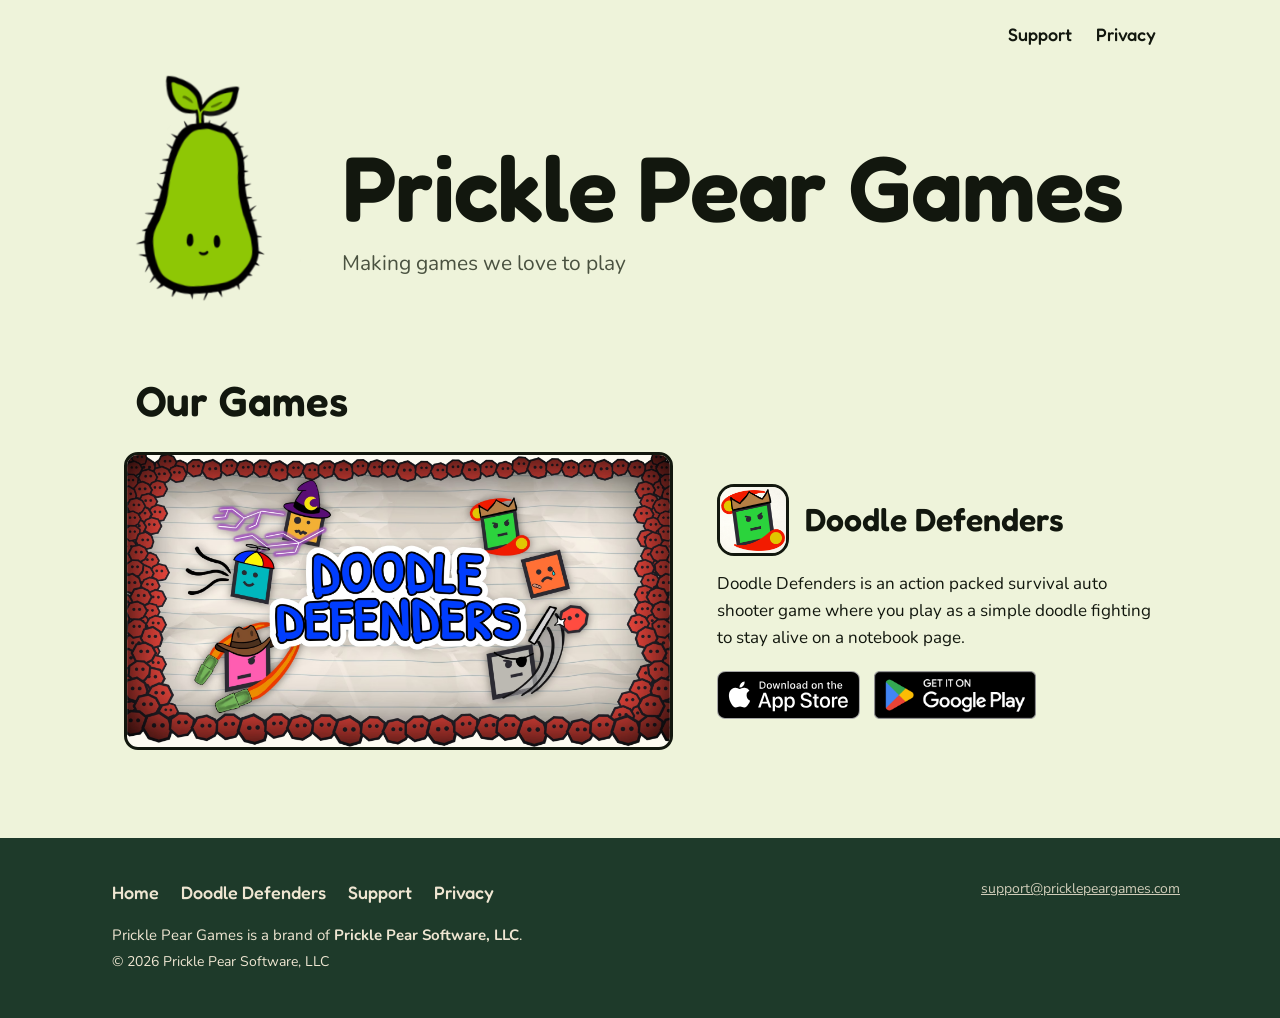
<file: index.html>
<!DOCTYPE html>
<html lang="en">
<head>
<meta charset="utf-8">
<meta name="viewport" content="width=device-width, initial-scale=1">
<title>Prickle Pear Games</title>
<meta name="description" content="Prickle Pear Games — making games we love to play. A brand of Prickle Pear Software, LLC. Maker of Doodle Defenders.">
<link rel="canonical" href="https://pricklepeargames.com/">
<link rel="icon" type="image/png" href="assets/favicon-pear.png">
<link rel="apple-touch-icon" href="assets/apple-touch-icon.png">
<meta property="og:type" content="website">
<meta property="og:site_name" content="Prickle Pear Games">
<meta property="og:title" content="Prickle Pear Games">
<meta property="og:description" content="Making games we love to play. Maker of Doodle Defenders.">
<meta property="og:url" content="https://pricklepeargames.com/">
<meta property="og:image" content="https://pricklepeargames.com/assets/og-image.jpg?v=3">
<meta property="og:image:width" content="1200">
<meta property="og:image:height" content="630">
<meta property="og:image:alt" content="Doodle Defenders">
<meta name="twitter:card" content="summary_large_image">
<link rel="preconnect" href="https://fonts.googleapis.com">
<link rel="preconnect" href="https://fonts.gstatic.com" crossorigin>
<!-- The home page is the studio's, so it wears the studio look (studio.css)
     instead of the game's notebook theme (site.css). The game pages never load
     studio.css. Fredoka stands in for hand lettering of the name and headings. -->
<link href="https://fonts.googleapis.com/css2?family=Fredoka:wght@500;600&family=Nunito:wght@400;700&display=swap" rel="stylesheet">
<link rel="stylesheet" href="assets/studio.css?v=1">
</head>
<body>

<header>
  <nav class="pp-nav" aria-label="Site">
    <a href="/support">Support</a>
    <a href="/privacy">Privacy</a>
  </nav>
</header>

<main class="pp-page">
  <section class="pp-intro">
    <img class="pp-intro__mark" src="assets/logo-pear.png" alt="" width="358" height="498">
    <div class="pp-intro__words">
      <h1>Prickle Pear Games</h1>
      <p class="pp-intro__tag">Making games we love to play</p>
    </div>
  </section>

  <h2 class="pp-games-title">Our Games</h2>

  <!-- One .pp-game per game: its own key art, then plain text.
       The art and the name both link to the game's page; the art link is
       skipped by keyboard and screen readers so it isn't announced twice. -->
  <article class="pp-game">
    <a class="pp-game__art" href="/doodle-defender" tabindex="-1" aria-hidden="true">
      <picture>
        <source srcset="assets/banner.avif?v=3" type="image/avif">
        <img src="assets/banner.png?v=3" alt="" width="1934" height="1040">
      </picture>
    </a>
    <div class="pp-game__body">
      <div class="pp-game__head">
        <img class="pp-game__icon" src="assets/icon-512.png" alt="" width="512" height="512">
        <h3><a href="/doodle-defender">Doodle Defenders</a></h3>
      </div>
      <p>Doodle Defenders is an action packed survival auto shooter game where you play as a simple doodle fighting to stay alive on a notebook page.</p>
      <!-- Official badges, unmodified. The Play link is tagged campaign=home so
           Play Console can tell these taps from the game page's (game-page). -->
      <div class="pp-stores">
        <a href="https://apps.apple.com/us/app/doodle-defenders/id6794894322"><img src="assets/badge-app-store.svg" alt="Download on the App Store" width="120" height="40"></a>
        <a href="https://play.google.com/store/apps/details?id=com.pricklepeargames.doodledefender&amp;referrer=utm_source%3Dpricklepeargames.com%26utm_medium%3Dweb%26utm_campaign%3Dhome"><img src="assets/badge-google-play.png" alt="Get it on Google Play" width="478" height="142"></a>
      </div>
    </div>
  </article>

  <!-- Future games drop in here as another `.pp-game`. -->
</main>

<footer class="pp-footer">
  <div class="pp-footer__in">
    <div>
      <nav aria-label="Footer">
        <a href="/">Home</a>
        <a href="/doodle-defender">Doodle Defenders</a>
        <a href="/support">Support</a>
        <a href="/privacy">Privacy</a>
      </nav>
      <p class="pp-footer__brand">Prickle Pear Games is a brand of <strong>Prickle Pear Software,&nbsp;LLC</strong>.</p>
      <p>© 2026 Prickle Pear Software, LLC</p>
    </div>
    <p class="pp-footer__contact"><a href="mailto:support@pricklepeargames.com">support@pricklepeargames.com</a></p>
  </div>
</footer>

<!-- Cloudflare Web Analytics --><script type='module' src='https://static.cloudflareinsights.com/beacon.min.js' data-cf-beacon='{"token": "43e2d921810e40e3a6710be1513429cd"}'></script><!-- End Cloudflare Web Analytics -->
</body>
</html>
</file>
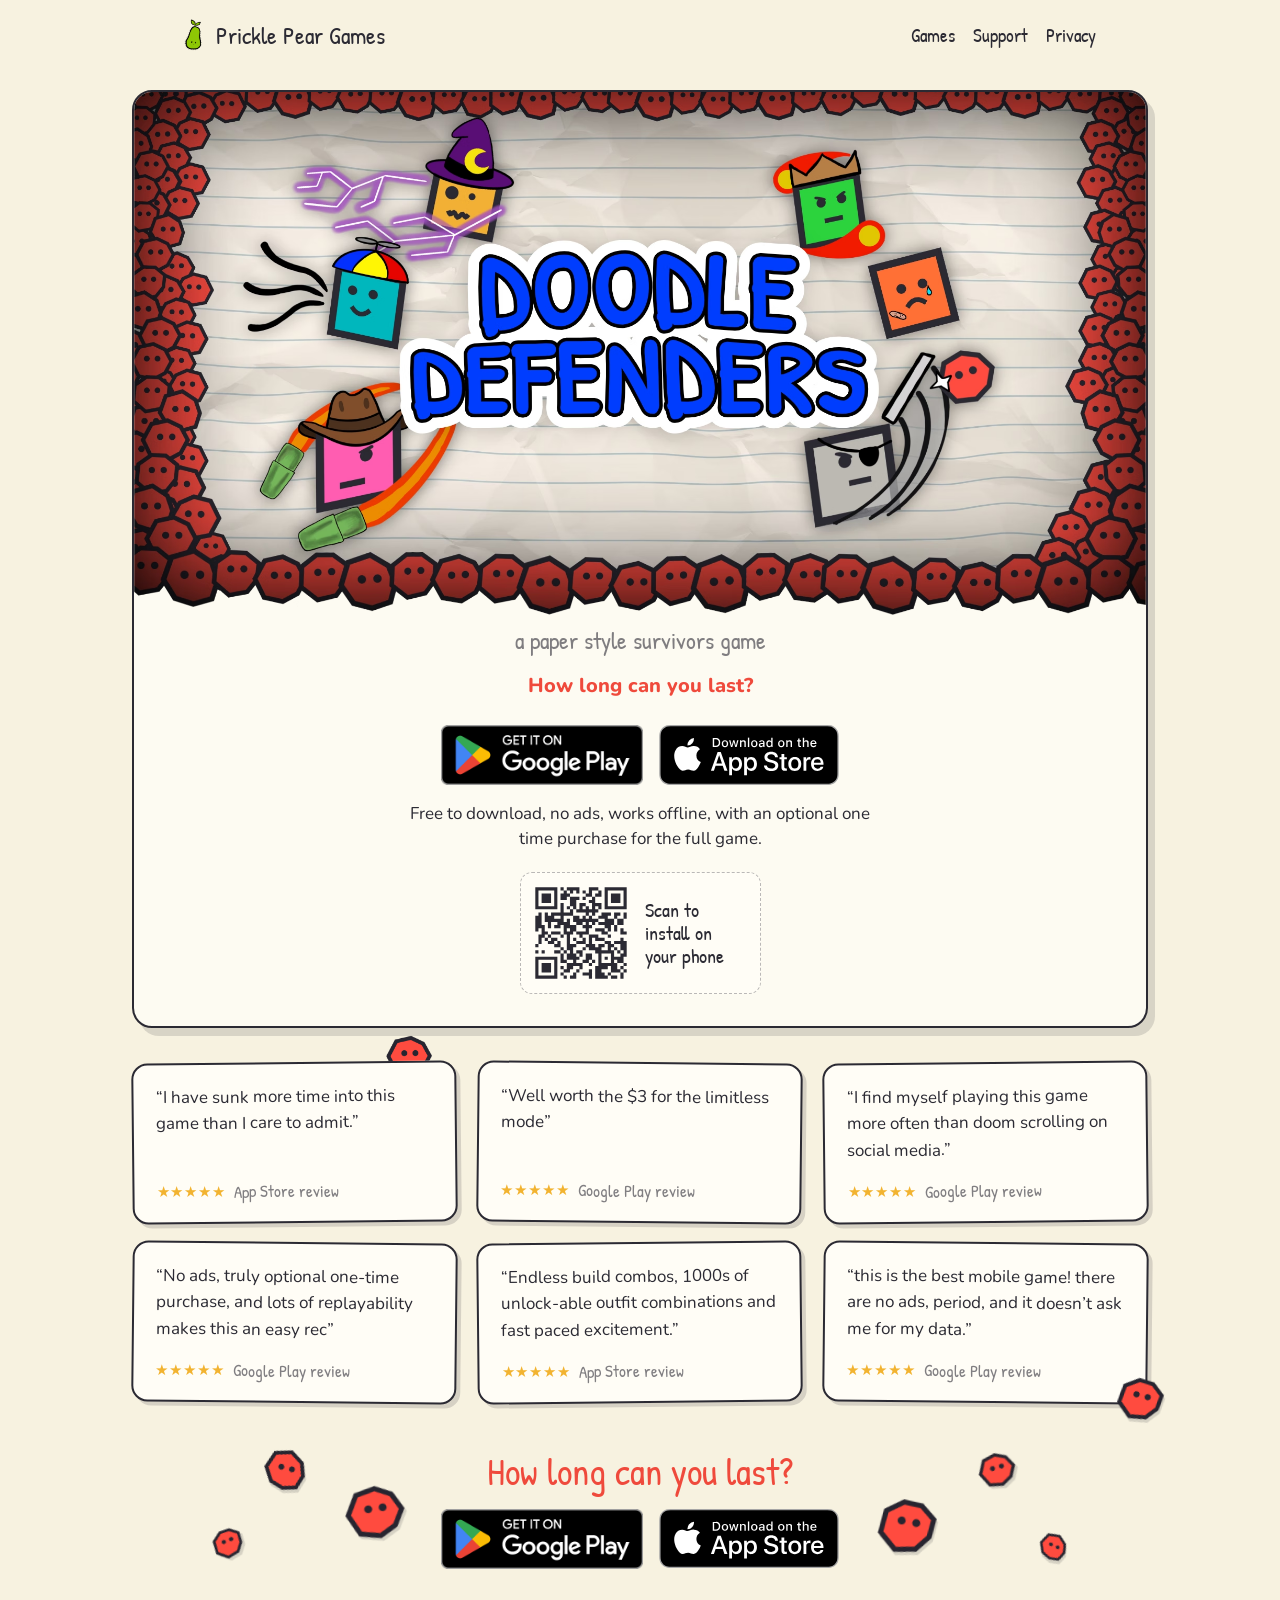
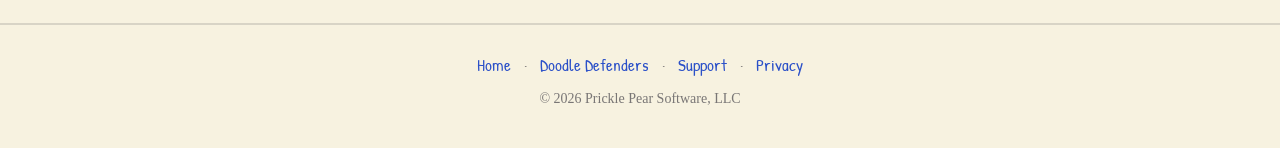
<file: doodle-defender.html>
<!DOCTYPE html>
<html lang="en">
<head>
<meta charset="utf-8">
<meta name="viewport" content="width=device-width, initial-scale=1">
<title>Doodle Defenders — Prickle Pear Games</title>
<meta name="description" content="Doodle Defenders is an action packed survival auto shooter — stay alive on a notebook page as a simple doodle. Free to try, $2.99 full game. No ads.">
<link rel="canonical" href="https://pricklepeargames.com/doodle-defender">
<!-- iOS Smart App Banner: Safari draws a native strip above the page with the
     icon, the store rating and a Get button that opens the App Store directly.
     Safari only; in-app browsers (Instagram, X, Reddit) don't show it. -->
<meta name="apple-itunes-app" content="app-id=6794894322">
<link rel="icon" type="image/png" href="assets/favicon-pear.png">
<link rel="apple-touch-icon" href="assets/apple-touch-icon.png">
<meta property="og:type" content="website">
<meta property="og:site_name" content="Prickle Pear Games">
<meta property="og:title" content="Doodle Defenders">
<meta property="og:description" content="An action packed survival auto shooter where you play as a simple doodle fighting to stay alive on a notebook page. Free to try, $2.99 for the full game.">
<meta property="og:url" content="https://pricklepeargames.com/doodle-defender">
<meta property="og:image" content="https://pricklepeargames.com/assets/og-image.jpg?v=3">
<meta property="og:image:width" content="1200">
<meta property="og:image:height" content="630">
<meta property="og:image:alt" content="Doodle Defenders">
<meta name="twitter:card" content="summary_large_image">
<!-- Platform flag for the store buttons (see .stores in site.css). Runs before
     first paint so the visitor's own store never flashes in as the second
     badge. Desktop, unknown UA or JS off: the attribute stays unset and both
     official badges sit side by side. iPadOS reports itself as a Mac, hence
     the touch-points check; Android goes first so a touch device that still
     reports a Mac platform (emulators, dev tools) can't trip that check. -->
<script>
(function () {
  var ua = navigator.userAgent, p = '';
  if (/Android/.test(ua)) p = 'android';
  else if (/iPhone|iPad|iPod/.test(ua) || (navigator.platform === 'MacIntel' && navigator.maxTouchPoints > 1)) p = 'ios';
  if (p) document.documentElement.setAttribute('data-platform', p);
})();
</script>
<link rel="preconnect" href="https://fonts.googleapis.com">
<link rel="preconnect" href="https://fonts.gstatic.com" crossorigin>
<link href="https://fonts.googleapis.com/css2?family=Patrick+Hand&family=Nunito:wght@400;600;700;800;900&display=swap" rel="stylesheet">
<link rel="stylesheet" href="assets/site.css?v=9">
<link rel="stylesheet" href="assets/doodle-defender.css?v=7">
</head>
<body>

<header>
  <nav class="nav">
    <a class="nav__brand" href="/"><img src="assets/logo-pear.png" alt="">Prickle Pear Games</a>
    <div class="nav__links">
      <a href="/">Games</a>
      <a href="/support">Support</a>
      <a href="/privacy">Privacy</a>
    </div>
  </nav>
</header>

<main class="dd-main">
<div class="dd-wrap">

  <!-- ================= HERO — the hand-drawn banner ================= -->
  <section class="dd-hero" aria-labelledby="dd-title">
    <h1 class="dd-hero__banner" id="dd-title">
      <picture>
        <source srcset="assets/banner.avif?v=3" type="image/avif">
        <img src="assets/banner.png?v=3" alt="Doodle Defenders" width="1934" height="1040">
      </picture>
    </h1>

    <div class="dd-hero__inner">
      <p class="dd-hero__tag">a paper style survivors game</p>

      <p class="dd-hero__hook"><span class="danger">How long can you last?</span></p>

      <!-- STORE BADGES — both stores are live, each using that store's own
           official badge artwork, unmodified:
             Google Play → assets/badge-google-play.png (Partner Marketing Hub)
             App Store   → assets/badge-app-store.svg   (Apple black lockup, US/UK)
           Never recolour, crop or rebuild either. They are sized by height in
           site.css so the two sit level despite differing aspect ratios.

           On a phone, site.css promotes the visitor's own store to one big
           badge and folds the other down to its .btn-badge__alt text link.

           Attribution, with no script on the site:
             Google Play — the `referrer` UTM shows in Play Console under
               Store performance → Tracked channels (UTM), as source
               pricklepeargames.com / campaign game-page.
             App Store   — needs a campaign link, which App Store Connect
               generates (Analytics → Acquisition → Campaigns) in the form
               https://apps.apple.com/app/apple-store/id6794894322?pt=<TOKEN>&ct=game-page&mt=8
               Paste it over both App Store hrefs on this page once you have
               your provider token; the plain link works fine until then. -->
      <div class="stores">
        <a class="btn-badge" data-store="play" href="https://play.google.com/store/apps/details?id=com.pricklepeargames.doodledefender&amp;referrer=utm_source%3Dpricklepeargames.com%26utm_medium%3Dweb%26utm_campaign%3Dgame-page">
          <img src="assets/badge-google-play.png" alt="Get it on Google Play" width="478" height="142">
          <!-- COPY (yours to edit): shown instead of the badge on iPhones -->
          <span class="btn-badge__alt">Also on Google Play</span>
        </a>
        <a class="btn-badge" data-store="ios" href="https://apps.apple.com/us/app/doodle-defenders/id6794894322">
          <img src="assets/badge-app-store.svg" alt="Download on the App Store" width="120" height="40">
          <!-- COPY (yours to edit): shown instead of the badge on Android -->
          <span class="btn-badge__alt">Also on the App Store</span>
        </a>
      </div>

      <!-- COPY (yours to edit): the "what's the catch" answer, sitting right
           under the button. It replaced the No ads / Free to try / Offline
           pills, so it has to carry all three points. Placeholder is lifted
           from your Google Play listing so it's in your voice. -->
      <p class="dd-offer">Free to download, no ads, works offline, with an optional one time purchase for the full game.</p>

      <!-- Desktop only (CSS hides it on touch devices): a desktop visitor can't
           install from here, so hand them the phone link. /get sends a phone
           straight to its own store and tags the Play link campaign=qr, so
           Play Console can tell scans from page taps. -->
      <div class="dd-qr">
        <img src="assets/qr-get.svg" alt="QR code for pricklepeargames.com/get" width="104" height="104">
        <!-- COPY (yours to edit) -->
        <span class="dd-qr__cap">Scan to install on your phone</span>
      </div>
    </div>
  </section>

  <!-- ================= REVIEWS — straight from the store listings ==========
       Every quote is a verbatim excerpt of a player review, one per reviewer,
       all 5-star (hence the stars). Sources, so they're easy to re-check:
         App Store   — 19 Aug 2026 (sunk more time), 17 Aug (build combos)
         Google Play — 12 Aug (doom scrolling), 26 Aug (easy rec),
                       13 Aug ($3), 13 Aug (best mobile game)
       Kept to short lines so six fit a 2-up grid on a phone, and ordered so
       each phone row pairs quotes of similar length (the short $3 one sits
       beside the opener) and the two that mention no ads aren't side by side.
       Swap in better ones as they land. No rating count yet: 5.0 from 3 and
       5 ratings reads weaker than the quotes do. Add a star line once it's
       past ~25. -->
  <section class="dd-reviews" aria-label="Player reviews">
    <figure class="dd-review">
      <span class="dd-peek" aria-hidden="true"><img src="assets/enemy-1.png" alt="" width="160" height="142"></span>
      <blockquote><p>“I have sunk more time into this game than I care to admit.”</p></blockquote>
      <figcaption><span class="dd-review__stars" role="img" aria-label="Five stars">★★★★★</span><span>App Store review</span></figcaption>
    </figure>
    <figure class="dd-review">
      <blockquote><p>“Well worth the $3 for the limitless mode”</p></blockquote>
      <figcaption><span class="dd-review__stars" role="img" aria-label="Five stars">★★★★★</span><span>Google Play review</span></figcaption>
    </figure>
    <figure class="dd-review">
      <blockquote><p>“I find myself playing this game more often than doom scrolling on social media.”</p></blockquote>
      <figcaption><span class="dd-review__stars" role="img" aria-label="Five stars">★★★★★</span><span>Google Play review</span></figcaption>
    </figure>
    <figure class="dd-review">
      <blockquote><p>“No ads, truly optional one-time purchase, and lots of replayability makes this an easy rec”</p></blockquote>
      <figcaption><span class="dd-review__stars" role="img" aria-label="Five stars">★★★★★</span><span>Google Play review</span></figcaption>
    </figure>
    <figure class="dd-review">
      <blockquote><p>“Endless build combos, 1000s of unlock-able outfit combinations and fast paced excitement.”</p></blockquote>
      <figcaption><span class="dd-review__stars" role="img" aria-label="Five stars">★★★★★</span><span>App Store review</span></figcaption>
    </figure>
    <figure class="dd-review">
      <img class="dd-enemy dd-enemy--cling" src="assets/enemy-2.png" alt="" aria-hidden="true" width="160" height="154">
      <blockquote><p>“this is the best mobile game! there are no ads, period, and it doesn’t ask me for my data.”</p></blockquote>
      <figcaption><span class="dd-review__stars" role="img" aria-label="Five stars">★★★★★</span><span>Google Play review</span></figcaption>
    </figure>
  </section>

  <!-- ================= FINAL CTA — the same buttons again, past the reviews -->
  <section class="dd-cta dd-cta--end" aria-label="Get the game">
    <!-- the swarm closing in on the question (decorative; placed in the CSS) -->
    <div class="dd-closing" aria-hidden="true">
      <img class="dd-enemy dd-enemy--l1" src="assets/enemy-1.png" alt="" width="160" height="142">
      <img class="dd-enemy dd-enemy--l2" src="assets/enemy-3.png" alt="" width="160" height="157">
      <img class="dd-enemy dd-enemy--l3" src="assets/enemy-2.png" alt="" width="160" height="154">
      <img class="dd-enemy dd-enemy--r1" src="assets/enemy-2.png" alt="" width="160" height="154">
      <img class="dd-enemy dd-enemy--r2" src="assets/enemy-1.png" alt="" width="160" height="142">
      <img class="dd-enemy dd-enemy--r3" src="assets/enemy-3.png" alt="" width="160" height="157">
    </div>
    <!-- COPY (yours to edit): reuses the hero's own question for now. -->
    <p class="dd-cta__ask">How long can you last?</p>
    <div class="stores">
      <a class="btn-badge" data-store="play" href="https://play.google.com/store/apps/details?id=com.pricklepeargames.doodledefender&amp;referrer=utm_source%3Dpricklepeargames.com%26utm_medium%3Dweb%26utm_campaign%3Dgame-page">
        <img src="assets/badge-google-play.png" alt="Get it on Google Play" width="478" height="142">
        <span class="btn-badge__alt">Also on Google Play</span>
      </a>
      <a class="btn-badge" data-store="ios" href="https://apps.apple.com/us/app/doodle-defenders/id6794894322">
        <img src="assets/badge-app-store.svg" alt="Download on the App Store" width="120" height="40">
        <span class="btn-badge__alt">Also on the App Store</span>
      </a>
    </div>
  </section>

</div><!-- /.dd-wrap -->
</main>

<footer class="site-footer">
  <nav>
    <a href="/">Home</a> · <a href="/doodle-defender">Doodle Defenders</a> · <a href="/support">Support</a> · <a href="/privacy">Privacy</a>
  </nav>
  <p class="legal">© 2026 Prickle Pear Software, LLC</p>
</footer>

<!-- Cloudflare Web Analytics --><script type='module' src='https://static.cloudflareinsights.com/beacon.min.js' data-cf-beacon='{"token": "43e2d921810e40e3a6710be1513429cd"}'></script><!-- End Cloudflare Web Analytics -->
</body>
</html>
</file>
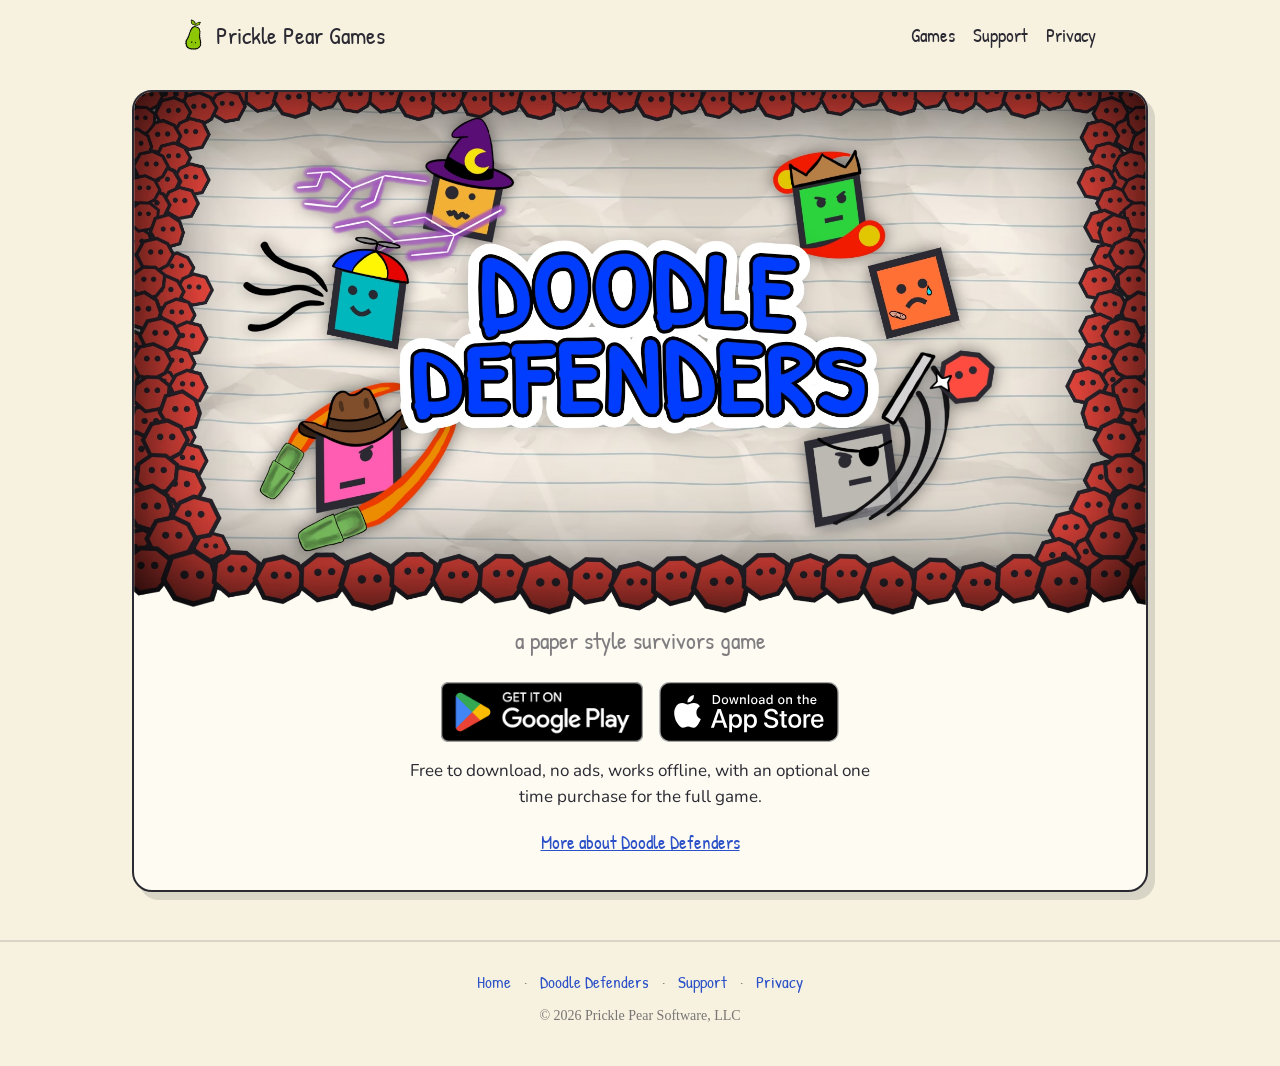
<file: get.html>
<!DOCTYPE html>
<html lang="en">
<head>
<meta charset="utf-8">
<meta name="viewport" content="width=device-width, initial-scale=1">
<title>Get Doodle Defenders — Prickle Pear Games</title>
<!-- /get is the platform-neutral install link: the QR code on the game page
     points here, and it's safe to use anywhere else a single link has to
     serve both stores (social posts, print). A phone is sent straight on to
     its own store before this page paints; desktop, unknown UA or JS off
     falls through to the badges below. Not a page anyone should find via
     search, hence noindex. -->
<meta name="robots" content="noindex">
<meta name="apple-itunes-app" content="app-id=6794894322">
<link rel="icon" type="image/png" href="assets/favicon-pear.png">
<link rel="apple-touch-icon" href="assets/apple-touch-icon.png">
<!-- Same platform sniff as doodle-defender.html, plus the redirect. The Play
     link carries campaign=qr so Play Console separates scans from page taps;
     the App Store link takes a campaign token the same way (see the note on
     the game page) once you have one. -->
<script>
(function () {
  var ua = navigator.userAgent, p = '';
  if (/Android/.test(ua)) p = 'android';
  else if (/iPhone|iPad|iPod/.test(ua) || (navigator.platform === 'MacIntel' && navigator.maxTouchPoints > 1)) p = 'ios';
  if (!p) return;
  document.documentElement.setAttribute('data-platform', p);
  location.replace(p === 'ios'
    ? 'https://apps.apple.com/us/app/doodle-defenders/id6794894322'
    : 'https://play.google.com/store/apps/details?id=com.pricklepeargames.doodledefender&referrer=utm_source%3Dpricklepeargames.com%26utm_medium%3Dweb%26utm_campaign%3Dqr');
})();
</script>
<link rel="preconnect" href="https://fonts.googleapis.com">
<link rel="preconnect" href="https://fonts.gstatic.com" crossorigin>
<link href="https://fonts.googleapis.com/css2?family=Patrick+Hand&family=Nunito:wght@400;600;700;800;900&display=swap" rel="stylesheet">
<link rel="stylesheet" href="assets/site.css?v=9">
<link rel="stylesheet" href="assets/doodle-defender.css?v=7">
</head>
<body>

<header>
  <nav class="nav">
    <a class="nav__brand" href="/"><img src="assets/logo-pear.png" alt="">Prickle Pear Games</a>
    <div class="nav__links">
      <a href="/">Games</a>
      <a href="/support">Support</a>
      <a href="/privacy">Privacy</a>
    </div>
  </nav>
</header>

<main class="dd-main">
<div class="dd-wrap">

  <section class="dd-hero" aria-labelledby="dd-title">
    <h1 class="dd-hero__banner" id="dd-title">
      <picture>
        <source srcset="assets/banner.avif?v=3" type="image/avif">
        <img src="assets/banner.png?v=3" alt="Doodle Defenders" width="1934" height="1040">
      </picture>
    </h1>

    <div class="dd-hero__inner">
      <p class="dd-hero__tag">a paper style survivors game</p>

      <div class="stores">
        <a class="btn-badge" data-store="play" href="https://play.google.com/store/apps/details?id=com.pricklepeargames.doodledefender&amp;referrer=utm_source%3Dpricklepeargames.com%26utm_medium%3Dweb%26utm_campaign%3Dqr">
          <img src="assets/badge-google-play.png" alt="Get it on Google Play" width="478" height="142">
          <span class="btn-badge__alt">Also on Google Play</span>
        </a>
        <a class="btn-badge" data-store="ios" href="https://apps.apple.com/us/app/doodle-defenders/id6794894322">
          <img src="assets/badge-app-store.svg" alt="Download on the App Store" width="120" height="40">
          <span class="btn-badge__alt">Also on the App Store</span>
        </a>
      </div>

      <!-- COPY (yours to edit): same line as the game page -->
      <p class="dd-offer">Free to download, no ads, works offline, with an optional one time purchase for the full game.</p>

      <p class="dd-back"><a href="/doodle-defender">More about Doodle Defenders</a></p>
    </div>
  </section>

</div><!-- /.dd-wrap -->
</main>

<footer class="site-footer">
  <nav>
    <a href="/">Home</a> · <a href="/doodle-defender">Doodle Defenders</a> · <a href="/support">Support</a> · <a href="/privacy">Privacy</a>
  </nav>
  <p class="legal">© 2026 Prickle Pear Software, LLC</p>
</footer>

<!-- Cloudflare Web Analytics --><script type='module' src='https://static.cloudflareinsights.com/beacon.min.js' data-cf-beacon='{"token": "43e2d921810e40e3a6710be1513429cd"}'></script><!-- End Cloudflare Web Analytics -->
</body>
</html>
</file>
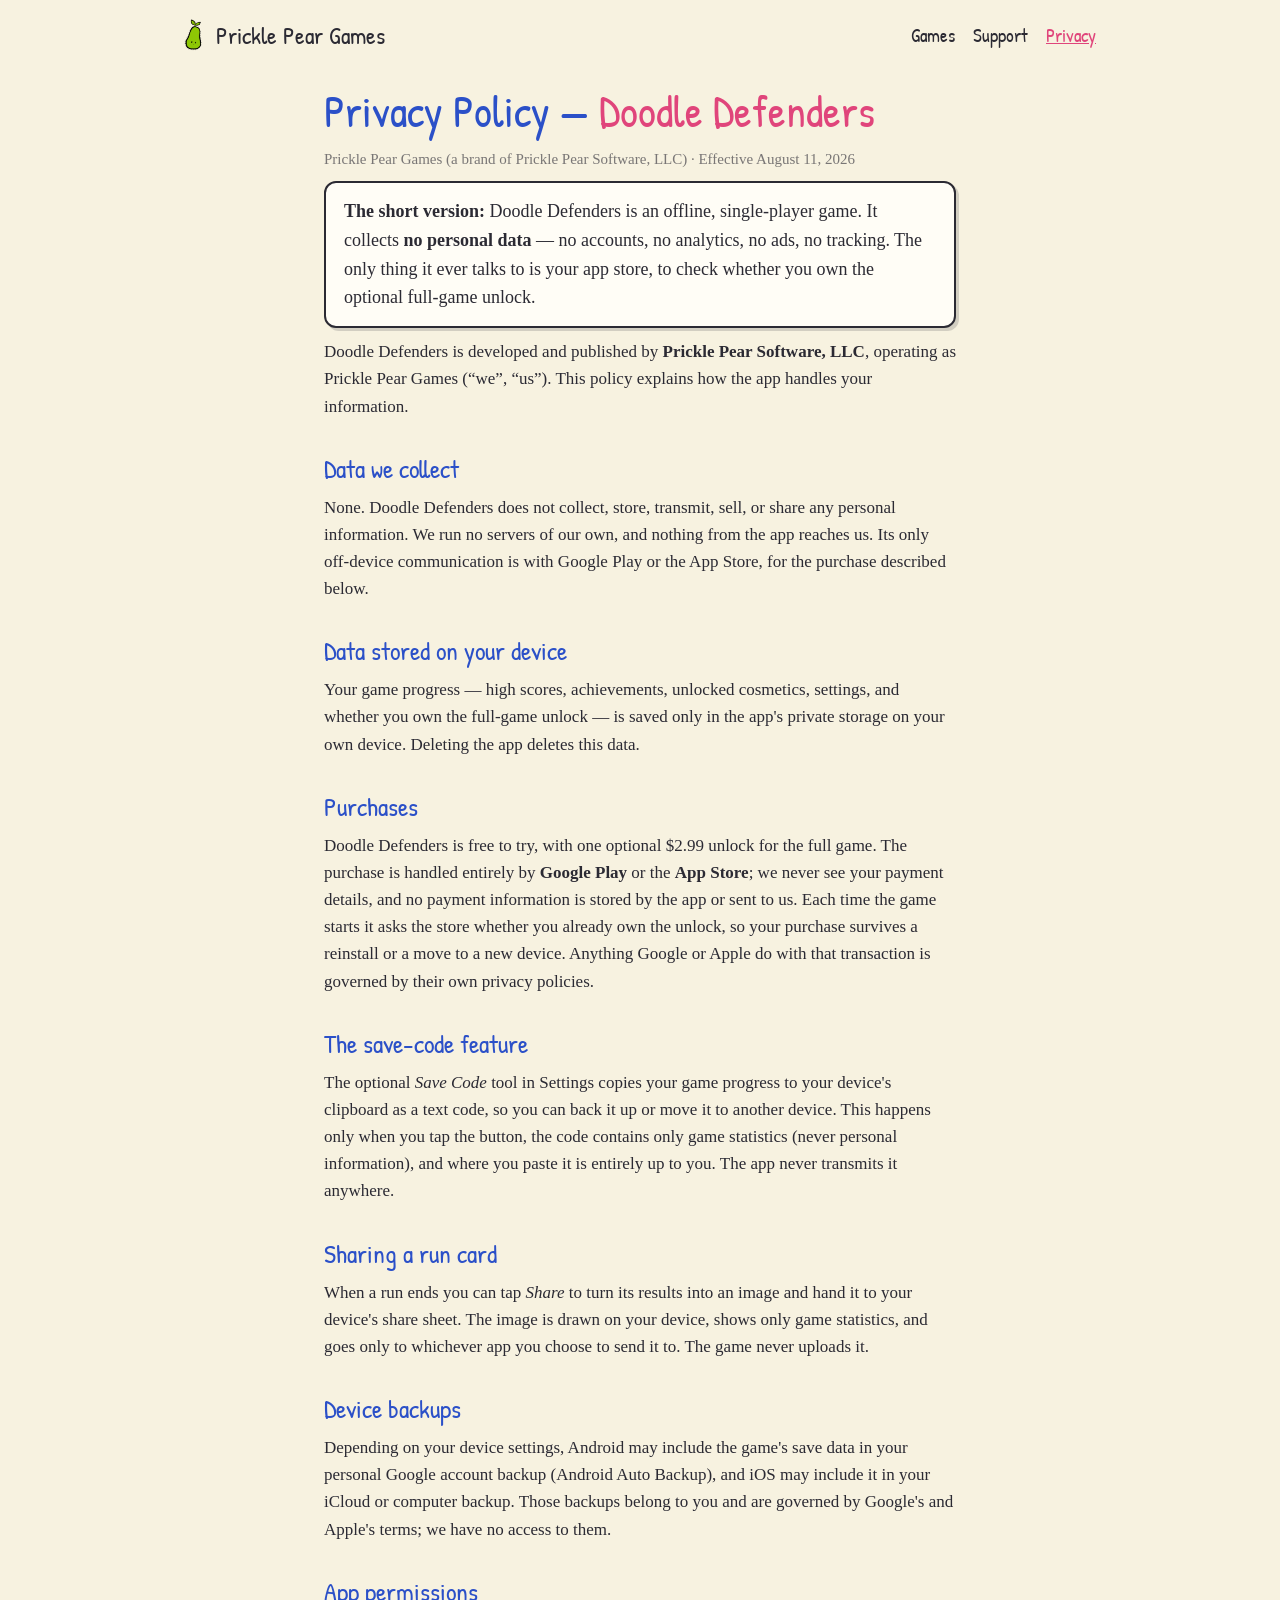
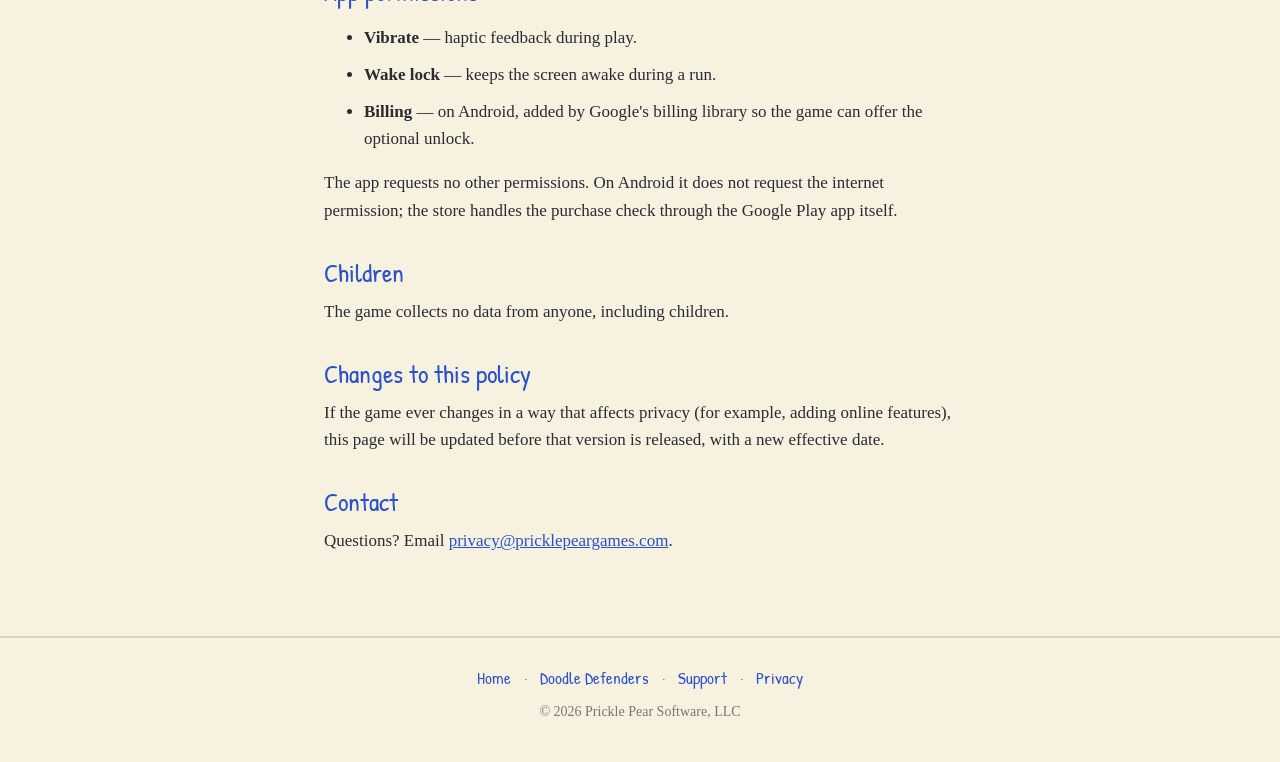
<file: privacy.html>
<!DOCTYPE html>
<html lang="en">
<head>
<meta charset="utf-8">
<meta name="viewport" content="width=device-width, initial-scale=1">
<title>Privacy Policy — Doodle Defenders</title>
<meta name="description" content="Privacy policy for Doodle Defenders by Prickle Pear Games, a brand of Prickle Pear Software, LLC. The game is offline and collects no personal data.">
<link rel="canonical" href="https://pricklepeargames.com/privacy">
<link rel="icon" type="image/png" href="assets/favicon-pear.png">
<link rel="apple-touch-icon" href="assets/apple-touch-icon.png">
<link rel="preconnect" href="https://fonts.googleapis.com">
<link rel="preconnect" href="https://fonts.gstatic.com" crossorigin>
<link href="https://fonts.googleapis.com/css2?family=Patrick+Hand&display=swap" rel="stylesheet">
<link rel="stylesheet" href="assets/site.css?v=8">
</head>
<body>

<header>
  <nav class="nav">
    <a class="nav__brand" href="/"><img src="assets/logo-pear.png" alt="">Prickle Pear Games</a>
    <div class="nav__links">
      <a href="/">Games</a>
      <a href="/support">Support</a>
      <a href="/privacy" aria-current="page">Privacy</a>
    </div>
  </nav>
</header>

<main class="page page--narrow prose">
  <h1>Privacy Policy — <span class="accent">Doodle Defenders</span></h1>
  <p class="meta">Prickle Pear Games (a brand of Prickle Pear Software, LLC) · Effective August 11, 2026</p>

  <p class="lede-box"><strong>The short version:</strong> Doodle Defenders is an offline, single-player game. It collects <strong>no personal data</strong> — no accounts, no analytics, no ads, no tracking. The only thing it ever talks to is your app store, to check whether you own the optional full-game unlock.</p>

  <p>Doodle Defenders is developed and published by <strong>Prickle Pear Software, LLC</strong>, operating as Prickle Pear Games (&ldquo;we&rdquo;, &ldquo;us&rdquo;). This policy explains how the app handles your information.</p>

  <h2>Data we collect</h2>
  <p>None. Doodle Defenders does not collect, store, transmit, sell, or share any personal information. We run no servers of our own, and nothing from the app reaches us. Its only off-device communication is with Google Play or the App Store, for the purchase described below.</p>

  <h2>Data stored on your device</h2>
  <p>Your game progress — high scores, achievements, unlocked cosmetics, settings, and whether you own the full-game unlock — is saved only in the app's private storage on your own device. Deleting the app deletes this data.</p>

  <h2>Purchases</h2>
  <p>Doodle Defenders is free to try, with one optional $2.99 unlock for the full game. The purchase is handled entirely by <strong>Google Play</strong> or the <strong>App Store</strong>; we never see your payment details, and no payment information is stored by the app or sent to us. Each time the game starts it asks the store whether you already own the unlock, so your purchase survives a reinstall or a move to a new device. Anything Google or Apple do with that transaction is governed by their own privacy policies.</p>

  <h2>The save-code feature</h2>
  <p>The optional <em>Save Code</em> tool in Settings copies your game progress to your device's clipboard as a text code, so you can back it up or move it to another device. This happens only when you tap the button, the code contains only game statistics (never personal information), and where you paste it is entirely up to you. The app never transmits it anywhere.</p>

  <h2>Sharing a run card</h2>
  <p>When a run ends you can tap <em>Share</em> to turn its results into an image and hand it to your device's share sheet. The image is drawn on your device, shows only game statistics, and goes only to whichever app you choose to send it to. The game never uploads it.</p>

  <h2>Device backups</h2>
  <p>Depending on your device settings, Android may include the game's save data in your personal Google account backup (Android Auto Backup), and iOS may include it in your iCloud or computer backup. Those backups belong to you and are governed by Google's and Apple's terms; we have no access to them.</p>

  <h2>App permissions</h2>
  <ul>
    <li><strong>Vibrate</strong> — haptic feedback during play.</li>
    <li><strong>Wake lock</strong> — keeps the screen awake during a run.</li>
    <li><strong>Billing</strong> — on Android, added by Google's billing library so the game can offer the optional unlock.</li>
  </ul>
  <p>The app requests no other permissions. On Android it does not request the internet permission; the store handles the purchase check through the Google Play app itself.</p>

  <h2>Children</h2>
  <p>The game collects no data from anyone, including children.</p>

  <h2>Changes to this policy</h2>
  <p>If the game ever changes in a way that affects privacy (for example, adding online features), this page will be updated before that version is released, with a new effective date.</p>

  <h2>Contact</h2>
  <p>Questions? Email <a href="mailto:privacy@pricklepeargames.com">privacy@pricklepeargames.com</a>.</p>
</main>

<footer class="site-footer">
  <nav>
    <a href="/">Home</a> · <a href="/doodle-defender">Doodle Defenders</a> · <a href="/support">Support</a> · <a href="/privacy">Privacy</a>
  </nav>
  <p class="legal">© 2026 Prickle Pear Software, LLC</p>
</footer>

<!-- Cloudflare Web Analytics --><script type='module' src='https://static.cloudflareinsights.com/beacon.min.js' data-cf-beacon='{"token": "43e2d921810e40e3a6710be1513429cd"}'></script><!-- End Cloudflare Web Analytics -->
</body>
</html>
</file>
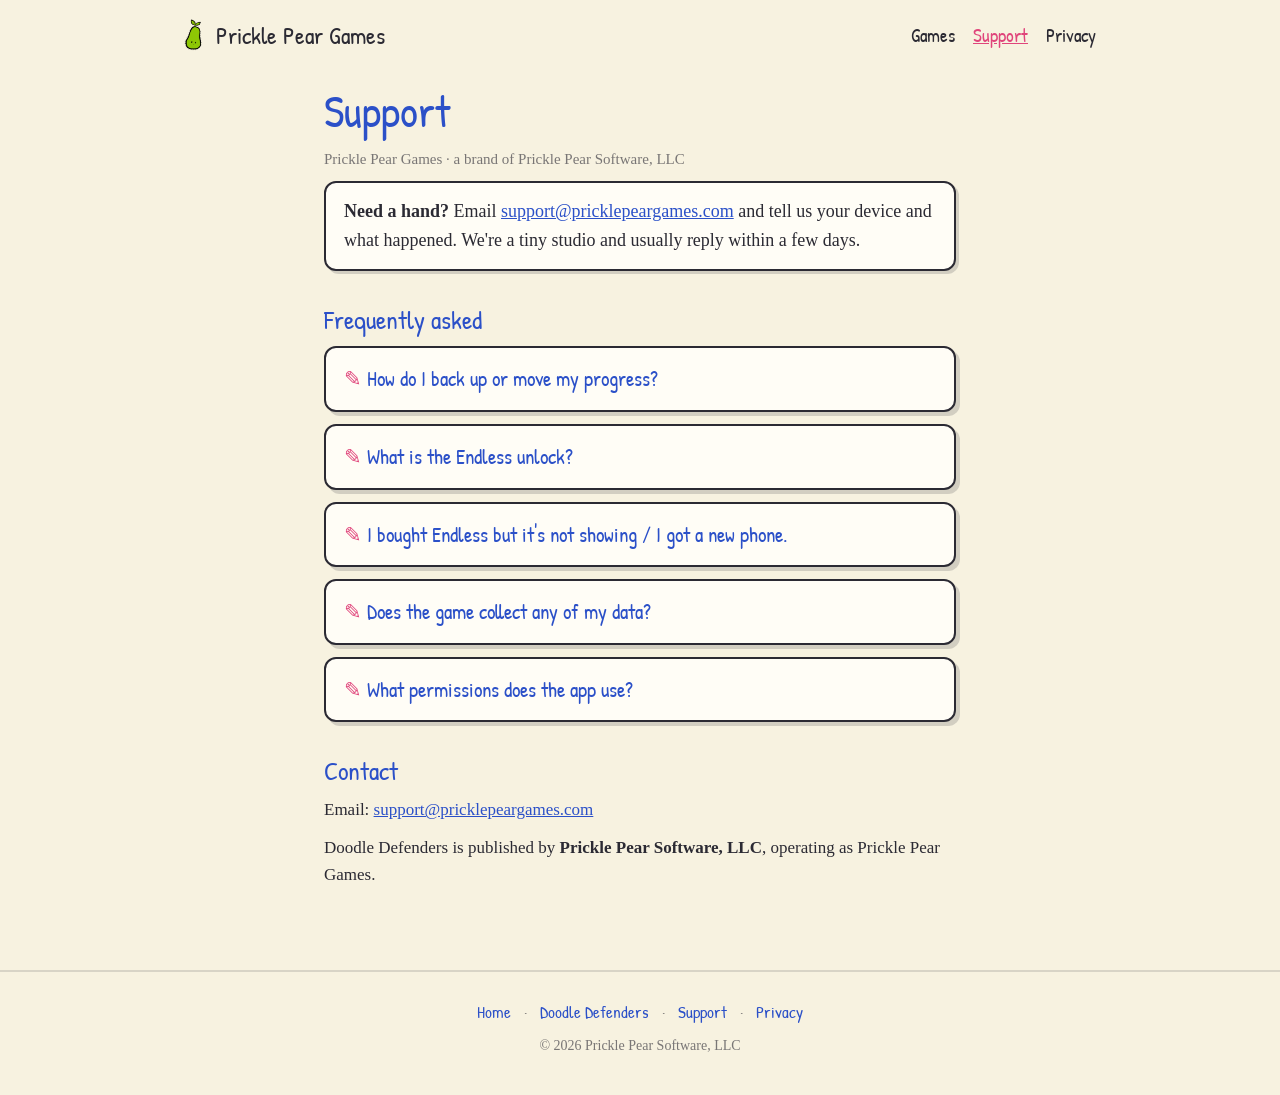
<file: support.html>
<!DOCTYPE html>
<html lang="en">
<head>
<meta charset="utf-8">
<meta name="viewport" content="width=device-width, initial-scale=1">
<title>Support — Prickle Pear Games</title>
<meta name="description" content="Support and contact for Prickle Pear Games and Doodle Defenders. Email support@pricklepeargames.com.">
<link rel="canonical" href="https://pricklepeargames.com/support">
<link rel="icon" type="image/png" href="assets/favicon-pear.png">
<link rel="apple-touch-icon" href="assets/apple-touch-icon.png">
<meta property="og:type" content="website">
<meta property="og:site_name" content="Prickle Pear Games">
<meta property="og:title" content="Support — Prickle Pear Games">
<meta property="og:description" content="Get help with Doodle Defenders. Email support@pricklepeargames.com.">
<meta property="og:url" content="https://pricklepeargames.com/support">
<meta property="og:image" content="https://pricklepeargames.com/assets/og-image.jpg?v=3">
<meta property="og:image:width" content="1200">
<meta property="og:image:height" content="630">
<meta property="og:image:alt" content="Doodle Defenders">
<meta name="twitter:card" content="summary_large_image">
<link rel="preconnect" href="https://fonts.googleapis.com">
<link rel="preconnect" href="https://fonts.gstatic.com" crossorigin>
<link href="https://fonts.googleapis.com/css2?family=Patrick+Hand&display=swap" rel="stylesheet">
<link rel="stylesheet" href="assets/site.css?v=8">
</head>
<body>

<header>
  <nav class="nav">
    <a class="nav__brand" href="/"><img src="assets/logo-pear.png" alt="">Prickle Pear Games</a>
    <div class="nav__links">
      <a href="/">Games</a>
      <a href="/support" aria-current="page">Support</a>
      <a href="/privacy">Privacy</a>
    </div>
  </nav>
</header>

<main class="page page--narrow prose">
  <h1>Support</h1>
  <p class="meta">Prickle Pear Games · a brand of Prickle Pear Software, LLC</p>

  <p class="lede-box"><strong>Need a hand?</strong> Email <a href="mailto:support@pricklepeargames.com">support@pricklepeargames.com</a> and tell us your device and what happened. We're a tiny studio and usually reply within a few days.</p>

  <h2>Frequently asked</h2>
  <div class="faq">
    <details>
      <summary>How do I back up or move my progress?</summary>
      <p>Open <strong>Settings → Save Code</strong>. It copies your progress to your clipboard as a text code you can paste somewhere safe or into the game on another device. The code holds game stats only — no personal information — and nothing is ever sent off your device.</p>
    </details>
    <details>
      <summary>What is the Endless unlock?</summary>
      <p>The game is free to play through the first MEGA DOODLE. One optional in-app purchase ($2.99) unlocks <strong>Endless mode</strong> so you can keep going. There are no ads and no other purchases.</p>
    </details>
    <details>
      <summary>I bought Endless but it's not showing / I got a new phone.</summary>
      <p>Reinstall the game and use your store's <strong>Restore Purchases</strong> option, signed in with the same account you bought it on. If it still doesn't appear, email us and we'll sort it out.</p>
    </details>
    <details>
      <summary>Does the game collect any of my data?</summary>
      <p>No. Doodle Defenders is offline and single-player — no accounts, no analytics, no ads, no tracking. The only thing it talks to is your app store, to check whether you own the Endless unlock. Details are in our <a href="/privacy">Privacy Policy</a>.</p>
    </details>
    <details>
      <summary>What permissions does the app use?</summary>
      <p><strong>Vibrate</strong> (haptic feedback), <strong>Wake lock</strong> (keeps the screen awake during a run), and on Android the billing permission Google's library adds so we can offer the Endless unlock. Nothing else.</p>
    </details>
  </div>

  <h2>Contact</h2>
  <p>Email: <a href="mailto:support@pricklepeargames.com">support@pricklepeargames.com</a></p>
  <p>Doodle Defenders is published by <strong>Prickle Pear Software, LLC</strong>, operating as Prickle Pear Games.</p>
</main>

<footer class="site-footer">
  <nav>
    <a href="/">Home</a> · <a href="/doodle-defender">Doodle Defenders</a> · <a href="/support">Support</a> · <a href="/privacy">Privacy</a>
  </nav>
  <p class="legal">© 2026 Prickle Pear Software, LLC</p>
</footer>

<!-- Cloudflare Web Analytics --><script type='module' src='https://static.cloudflareinsights.com/beacon.min.js' data-cf-beacon='{"token": "43e2d921810e40e3a6710be1513429cd"}'></script><!-- End Cloudflare Web Analytics -->
</body>
</html>
</file>
<file: assets/studio.css>
/* Prickle Pear Games — the studio's own look (home page).
   Everything comes from the pear mark: its lime, its near-black outline.
   Game pages keep their own world (site.css + doodle-defender.css) and never
   load this file, so nothing here can change them.

   Kept deliberately plain to stay clear of the generated-site look: no boxed
   hero, no outline or shadow on every container, no pills, no arrows on
   buttons, no hover lifts. The only outlined boxes on the page are each
   game's own key art and icon. */

:root {
  --pp-pear:   #8ec705;  /* sampled from logo-pear.png — fills and the sticker shadow, never text */
  --pp-ground: #eef3da;  /* page ground, a pale wash of the pear (ink on it 16:1) */
  --pp-ink:    #12170e;  /* the logo's outline */
  --pp-muted:  #4a5240;  /* secondary text, 7.2:1 on the ground */
  --pp-fruit:  #b3195e;  /* the prickly pear fruit — the one accent, 5.7:1 */
  --pp-pad:    #1e3a2a;  /* cactus pad — the footer only */
  --pp-sand:   #efe6d2;  /* text on the pad, 10:1 */

  /* Fredoka stands in for hand lettering of the name and headings */
  --pp-display: 'Fredoka', 'Nunito', system-ui, sans-serif;
  --pp-body:    'Nunito', system-ui, -apple-system, 'Segoe UI', sans-serif;
}

* { box-sizing: border-box; }
body {
  margin: 0;
  min-height: 100vh;
  display: flex;
  flex-direction: column;
  background: var(--pp-ground);
  color: var(--pp-ink);
  font: 17px/1.6 var(--pp-body);
}
img { max-width: 100%; height: auto; display: block; }
h1, h2, h3 { font-family: var(--pp-display); font-weight: 600; line-height: 1.04; margin: 0; }
a { color: inherit; }
:focus-visible { outline: 3px solid var(--pp-fruit); outline-offset: 3px; }

/* ---- header: links only — the page below carries the name --------------- */
.pp-nav {
  display: flex;
  justify-content: flex-end;
  gap: 24px;
  width: 100%;
  max-width: 1080px;
  margin: 0 auto;
  padding: 20px 24px 0;
  font-family: var(--pp-display);
  font-weight: 500;
  font-size: 18px;
}
.pp-nav a { text-decoration: none; }
.pp-nav a:hover { color: var(--pp-fruit); }

.pp-page { flex: 1 0 auto; width: 100%; max-width: 1080px; margin: 0 auto; padding: 0 24px 88px; }

/* ---- intro: the pear and the name, straight on the page, off-centre ------ */
.pp-intro { display: grid; grid-template-columns: auto minmax(0, 1fr); align-items: end; gap: 8px 36px; padding: 18px 0 0 12px; }
/* the source PNG is 358×498, so stay under ~250px tall to keep it sharp on 2x screens */
.pp-intro__mark { height: 236px; width: auto; transform: rotate(-6deg); transform-origin: 50% 90%; }
.pp-intro__words { padding-bottom: 22px; }
.pp-intro h1 { font-size: clamp(46px, 8vw, 92px); letter-spacing: -0.015em; max-width: 9.5em; }
.pp-intro__tag { margin: 12px 0 0; font-size: clamp(18px, 2.2vw, 21px); color: var(--pp-muted); }

/* ---- games: each one is its own key art, plus plain text ----------------- */
.pp-games-title { font-size: clamp(30px, 4.4vw, 42px); margin: 76px 0 30px 12px; }
.pp-game { display: grid; grid-template-columns: minmax(0, 1.25fr) minmax(0, 1fr); gap: 44px; align-items: center; }
.pp-game + .pp-game { margin-top: 64px; }
.pp-game__art {
  display: block;
  border: 3px solid var(--pp-ink);
  border-radius: 14px;
  overflow: hidden;
  background: #fdfbf2;               /* the banner's own paper, under its transparent bottom edge */
}
.pp-game__art img { width: 100%; }
.pp-game__body { display: flex; flex-direction: column; gap: 14px; min-width: 0; }
.pp-game__head { display: flex; align-items: center; gap: 16px; }
.pp-game__icon { width: 72px; height: 72px; border-radius: 17px; border: 3px solid var(--pp-ink); flex: none; }
.pp-game h3 { font-size: 32px; }
.pp-game h3 a { text-decoration: none; }
.pp-game h3 a:hover { color: var(--pp-fruit); }
.pp-game p { margin: 0; }

/* Official store badges, unmodified (see the note on .stores in site.css).
   Matched by HEIGHT only, so neither artwork is ever distorted. */
.pp-stores { display: flex; flex-wrap: wrap; gap: 12px 14px; align-items: center; margin-top: 6px; }
.pp-stores img { height: 48px; width: auto; }

/* ---- footer ------------------------------------------------------------- */
.pp-footer { flex: none; background: var(--pp-pad); color: var(--pp-sand); padding: 40px 24px 44px; font-size: 14px; }
.pp-footer__in { max-width: 1080px; margin: 0 auto; padding-left: 12px; display: grid; grid-template-columns: minmax(0, 1fr) auto; gap: 18px 40px; align-items: start; }
.pp-footer nav { display: flex; flex-wrap: wrap; gap: 6px 22px; font-family: var(--pp-display); font-weight: 500; font-size: 18px; }
.pp-footer nav a { text-decoration: none; }
.pp-footer nav a:hover { color: var(--pp-pear); }
.pp-footer p { margin: 4px 0 0; }
.pp-footer .pp-footer__brand { margin-top: 16px; font-size: 15px; }
.pp-footer__brand strong { font-weight: 700; }
.pp-footer .pp-footer__contact { margin: 0; }
.pp-footer__contact { text-align: right; opacity: .85; }

/* ---- smaller screens ---------------------------------------------------- */
@media (max-width: 760px) {
  .pp-intro { grid-template-columns: 1fr; gap: 6px; padding-left: 6px; }
  .pp-intro__mark { height: 150px; margin-left: 4px; }
  .pp-intro__words { padding-bottom: 0; }
  .pp-games-title { margin-left: 0; }
  .pp-game { grid-template-columns: 1fr; gap: 30px; }
  .pp-footer__in { grid-template-columns: 1fr; padding-left: 0; }
  .pp-footer__contact { text-align: left; }
}
@media (max-width: 560px) {
  body { font-size: 16px; }
  .pp-nav { padding: 16px 18px 0; gap: 18px; }
  .pp-page { padding: 0 18px 72px; }
  .pp-game h3 { font-size: 28px; }
  .pp-stores img { height: 44px; }
}
</file>
<file: assets/site.css>
/* Prickle Pear Games — shared site theme
   Hand-drawn "notebook paper" look: Patrick Hand headings, paper background,
   ink borders, offset "sticker" shadows. Used by every page. */

:root {
  --paper: #f7f2e0;
  --cream: #fffdf6;
  --ink: #2b2a33;
  --blue: #2b50c8;
  --pink: #e0457b;
  --green: #2bd33c;
  --faint: rgba(43, 42, 51, 0.62);
  --line: rgba(88, 109, 136, 0.16);
  --shadow: 4px 4px 0 rgba(43, 42, 51, 0.18);
  --hand: 'Patrick Hand', 'Comic Sans MS', cursive;
  --serif: Georgia, 'Times New Roman', serif;
}

* { box-sizing: border-box; }

html { scroll-behavior: smooth; }

body {
  margin: 0;
  min-height: 100vh;
  display: flex;
  flex-direction: column;
  /* plain paper — the ruled lines came off because the hero art carries its
     own, at its own pitch, and the two never lined up */
  background: var(--paper);
  color: var(--ink);
  font: 17px/1.6 var(--serif);
}

a { color: var(--blue); }

img { max-width: 100%; height: auto; display: block; }

h1, h2, h3 {
  font-family: var(--hand);
  font-weight: 400;
  line-height: 1.15;
  color: var(--blue);
}
h1 .accent, h2 .accent { color: var(--pink); }

/* ---- top nav ------------------------------------------------------------ */
.nav {
  display: flex;
  align-items: center;
  justify-content: space-between;
  flex-wrap: wrap;
  gap: 10px 18px;
  max-width: 960px;
  width: 100%;
  margin: 0 auto;
  padding: 16px 24px;
}
/* the studio name reads in plain ink wherever it appears — nav brand here,
   home hero below. Game names keep the pink .accent. */
.nav__brand {
  font-family: var(--hand);
  font-size: 24px;
  color: var(--ink);
  text-decoration: none;
  display: inline-flex;
  align-items: center;
  gap: 9px;
  white-space: nowrap;
}
/* the pear mark is taller than it is wide — size by height, no tile frame */
.nav__brand img { height: 32px; width: auto; }
.nav__links {
  display: flex;
  gap: 18px;
  font-family: var(--hand);
  font-size: 19px;
}
.nav__links a { text-decoration: none; color: var(--ink); }
.nav__links a:hover, .nav__links a[aria-current="page"] { color: var(--pink); text-decoration: underline; }

/* ---- layout shells ------------------------------------------------------ */
.page { flex: 1 0 auto; width: 100%; max-width: 960px; margin: 0 auto; padding: 8px 24px 64px; }
.page--narrow { max-width: 680px; }
.center { text-align: center; }

/* ---- studio hero (home) ------------------------------------------------- */
.studio-hero { text-align: center; padding: 30px 0 8px; }
.studio-hero h1 { font-size: 54px; margin: 12px 0 2px; color: var(--ink); }
.studio-hero .tag { color: var(--faint); margin: 0 0 14px; font-size: 18px; }

/* brand attribution — closes the home page, just above the footer. Styled to
   match the footer's own legal line so the two read as one quiet colophon
   rather than as body copy stranded at the bottom. */
.brand-note { text-align: center; color: var(--faint); font-size: 15px; margin: 46px 0 0; }
.brand-note strong { color: var(--ink); font-weight: 400; }

/* studio logo mark — the prickly pear (home hero).
   Sized to carry about the same visual weight as the 84px square doodle it
   replaced: the pear is narrow (0.72 aspect) and doesn't fill its box, so it
   needs more height than 84px to match, but nowhere near double. */
.studio-logo { height: 120px; width: auto; margin: 0 auto; }

/* ---- section heading ---------------------------------------------------- */
.section-title { font-size: 30px; margin: 44px 0 16px; }

/* ---- cards & game grid -------------------------------------------------- */
.game-grid {
  display: grid;
  grid-template-columns: repeat(auto-fit, minmax(280px, 1fr));
  gap: 22px;
}
.card {
  border: 2px solid var(--ink);
  border-radius: 14px;
  background: var(--cream);
  box-shadow: var(--shadow);
  padding: 18px 22px;
}
.game-card {
  display: flex;
  flex-direction: column;
  text-decoration: none;
  color: var(--ink);
  transition: transform .12s ease, box-shadow .12s ease;
}
.game-card:hover { transform: translate(-1px, -2px); box-shadow: 6px 7px 0 rgba(43, 42, 51, 0.20); }
.game-card__head { display: flex; align-items: center; gap: 14px; }
.game-card__icon { width: 68px; height: 68px; border-radius: 14px; border: 2px solid var(--ink); flex: none; }
.game-card h3 { font-size: 27px; margin: 0 0 2px; }
.game-card p { margin: 12px 0 14px; }
.game-card__more { font-family: var(--hand); font-size: 19px; color: var(--blue); }

.badge {
  display: inline-block;
  font-family: var(--hand);
  font-size: 15px;
  color: var(--pink);
  border: 2px solid var(--pink);
  border-radius: 999px;
  padding: 1px 12px;
  align-self: flex-start;
}

/* ---- game (product) page ------------------------------------------------ */
.hero-banner {
  border: 2px solid var(--ink);
  border-radius: 16px;
  overflow: hidden;
  box-shadow: var(--shadow);
  background: var(--cream);
}
.hero-banner img { width: 100%; }
.game-lede { text-align: center; color: var(--ink); max-width: 620px; margin: 18px auto 0; font-size: 18px; }

.features { list-style: none; padding: 0; margin: 8px 0; }
.features li { position: relative; padding-left: 28px; margin: 10px 0; }
.features li::before {
  content: "✎"; position: absolute; left: 0; top: 0;
  color: var(--pink); font-family: var(--hand); font-size: 20px;
}
.pills { display: flex; flex-wrap: wrap; gap: 8px; margin: 14px 0 4px; }
.pill {
  font-family: var(--hand); font-size: 16px;
  border: 2px solid var(--ink); border-radius: 999px;
  padding: 2px 14px; background: var(--cream);
}

/* ---- store badges -------------------------------------------------------- */
/* Official Google Play and App Store artwork, each used unmodified — never
   recolour, crop, stretch or rebuild either one. Neither file carries a
   transparent margin, so the clear space both owners require comes from the
   row gap.

   The two ship at different aspect ratios (Play 3.37:1, App Store 3.00:1), so
   they can be matched on exactly one axis — never both, not without stretching
   one, which both brand guides forbid. Match HEIGHT: level tops and bottoms
   read as a matched pair, and it is the axis both guides size against. Pinning
   width instead leaves the two black rectangles 13% different in height, which
   just looks like a mistake.

   Height is therefore the only dimension set, so the browser derives each width
   from the artwork and neither badge can be distorted. One fluid value drives
   both breakpoints; object-fit is the backstop if a narrow container ever
   squeezes the box. */
.stores {
  display: flex;
  flex-wrap: wrap;
  gap: 14px 16px;
  justify-content: center;
  align-items: center;
  margin: 24px 0 6px;
}
.btn-badge {
  --badge-h: clamp(44px, 12vw, 60px);
  flex: 0 0 auto;
  display: inline-flex;
  align-items: center;
  text-decoration: none;
}
.btn-badge img {
  display: block;
  height: var(--badge-h);
  width: auto;
  max-width: 100%;
  object-fit: contain;
}

/* Platform-matched layout. An inline script in each page's <head> sets
   html[data-platform="ios"|"android"] from the user agent. With it set, the
   visitor's own store becomes the one big badge (ordered first, taller, with a
   little padding to widen the tap target past the artwork) and the other store
   folds down to a plain text link: its badge is hidden and its .btn-badge__alt
   label shown, so the anchor's accessible name follows. Without the attribute
   (desktop, unknown UA, JS off) none of this applies and both official badges
   sit side by side as before. The badge artwork itself is still untouched —
   only its height changes, which both brand guides allow. */
.btn-badge__alt { display: none; }
html[data-platform] .stores { flex-direction: column; gap: 12px; }
html[data-platform="ios"]     .btn-badge[data-store="ios"],
html[data-platform="android"] .btn-badge[data-store="play"] {
  --badge-h: clamp(56px, 15vw, 66px);
  order: -1;
  padding: 4px 8px;
}
html[data-platform="ios"]     .btn-badge[data-store="play"],
html[data-platform="android"] .btn-badge[data-store="ios"] {
  font-family: var(--hand);
  font-size: 18px;
  color: var(--blue);
  text-decoration: underline;
  text-underline-offset: 3px;
  padding: 8px 12px;          /* lifts the text link to a 44px+ tap height */
}
html[data-platform="ios"]     .btn-badge[data-store="play"] img,
html[data-platform="android"] .btn-badge[data-store="ios"] img { display: none; }
html[data-platform="ios"]     .btn-badge[data-store="play"] .btn-badge__alt,
html[data-platform="android"] .btn-badge[data-store="ios"] .btn-badge__alt { display: inline; }

/* ---- screenshots -------------------------------------------------------- */
.shots {
  display: grid;
  grid-auto-flow: column;
  grid-auto-columns: 62%;
  gap: 16px;
  overflow-x: auto;
  padding: 6px 2px 16px;
  scroll-snap-type: x mandatory;
  -webkit-overflow-scrolling: touch;
}
.shots img {
  width: 100%;
  border: 2px solid var(--ink);
  border-radius: 12px;
  box-shadow: var(--shadow);
  scroll-snap-align: center;
}
@media (min-width: 720px) {
  .shots { grid-auto-flow: row; grid-template-columns: repeat(4, 1fr); grid-auto-columns: auto; overflow: visible; }
}

/* ---- privacy / prose ---------------------------------------------------- */
.prose h1 { font-size: 44px; margin: 8px 0 4px; }
.prose h2 { font-size: 26px; margin: 34px 0 8px; }
.prose p, .prose li { margin: 10px 0; }
.meta { color: var(--faint); font-size: 15px; margin-bottom: 26px; }
.lede-box {
  border: 2px solid var(--ink);
  border-radius: 12px;
  background: var(--cream);
  box-shadow: 3px 3px 0 rgba(43, 42, 51, 0.18);
  padding: 14px 18px;
  font-size: 18px;
}

/* ---- FAQ ---------------------------------------------------------------- */
.faq { margin: 6px 0; }
.faq details {
  border: 2px solid var(--ink);
  border-radius: 12px;
  background: var(--cream);
  box-shadow: var(--shadow);
  padding: 4px 18px;
  margin: 12px 0;
}
.faq summary {
  font-family: var(--hand);
  font-size: 21px;
  color: var(--blue);
  cursor: pointer;
  padding: 10px 0;
  list-style: none;
}
.faq summary::-webkit-details-marker { display: none; }
.faq summary::before { content: "✎ "; color: var(--pink); }
.faq details[open] summary { color: var(--pink); }
.faq p { margin: 2px 0 12px; }

/* ---- footer ------------------------------------------------------------- */
.site-footer {
  flex: none;
  border-top: 2px solid rgba(43, 42, 51, 0.15);
  margin-top: 8px;
  padding: 26px 24px 34px;
  text-align: center;
  color: var(--faint);
  font-size: 14px;
}
.site-footer nav { margin-bottom: 10px; font-family: var(--hand); font-size: 17px; }
.site-footer nav a { text-decoration: none; margin: 0 9px; }
.site-footer .legal { margin: 4px 0; }
.site-footer .legal strong { color: var(--ink); font-weight: 400; }

/* ---- responsive tweaks -------------------------------------------------- */
@media (max-width: 560px) {
  body { font-size: 16px; }
  .studio-hero h1 { font-size: 44px; }
  .studio-logo { height: 96px; }
  .nav { padding: 14px 18px; }
  .nav__links { font-size: 18px; gap: 14px; }
  /* No badge override here on purpose. The old one pinned both badges to the
     same width, which forced their heights apart. The fluid --badge-h above
     already scales them down together, and flex-wrap stacks them if the pair
     will not fit — height-matched either way. */
}
</file>
<file: assets/doodle-defender.css>
/* ============================================================================
   Doodle Defender — flagship product page
   A living notebook sheet: Skip holds the center, the swarm closes in,
   the page tears open for the MEGA DOODLE.
   Scoped under .dd-main so nothing collides with site.css (nav + footer
   stay shared). Display face = Patrick Hand (the in-game font); body = Nunito.
   ============================================================================ */

:root {
  --dd-red:     #ef4a3c;  /* the threat — swarm + boss only            */
  --dd-gold:    #f2b330;
  --dd-diamond: #2b6ef0;
  --dd-tri:     #3aa860;
  --dd-purple:  #b45ce0;
  --dd-indigo:  #6a5cf0;
  --dd-sheet:   #fffdf6;  /* whiter than the page — a fresh sheet      */
  --dd-banner:  #fdfbf2;  /* the hero card's paper, under the banner   */
  --dd-ink:     #2b2a33;  /* the marker outline colour                 */
  --dd-faint:   rgba(43, 42, 51, 0.60);
  --dd-shadow:  4px 4px 0 rgba(43, 42, 51, 0.16);
  --dd-shadow-lg: 7px 8px 0 rgba(43, 42, 51, 0.15);
  --dd-body: 'Nunito', system-ui, -apple-system, 'Segoe UI', sans-serif;
}

/* ---- shell -------------------------------------------------------------- */
/* one <main> carries the flex + type; .dd-wrap is the centered column.
   the boss band lives inside main so it inherits Nunito and full-bleeds. */
.dd-main {
  flex: 1 0 auto;
  width: 100%;
  overflow-x: clip;            /* safety net against any stray horizontal overflow */
  font-family: var(--dd-body);
  font-size: 17px;
  line-height: 1.62;
  color: var(--dd-ink);
}
.dd-wrap {
  width: 100%;
  max-width: 1060px;
  margin: 0 auto;
  padding: 6px 22px 40px;
}
.dd-main strong { font-weight: 800; }
.dd-main a { color: var(--blue); }

.dd-section { margin-top: 84px; }
.dd-section--tight { margin-top: 56px; }

/* eyebrow + section heading ------------------------------------------------ */
.dd-eyebrow {
  font-family: var(--hand);
  font-size: 18px;
  letter-spacing: 0.14em;
  text-transform: uppercase;
  color: var(--pink);
  margin: 0 0 6px;
}
.dd-h2 {
  font-family: var(--hand);
  font-weight: 400;
  color: var(--blue);
  font-size: clamp(30px, 5.4vw, 46px);
  line-height: 1.04;
  margin: 0 0 14px;
}
.dd-h2 .accent { color: var(--pink); }
.dd-lead {
  font-size: clamp(18px, 2.3vw, 21px);
  max-width: 60ch;
  margin: 0 0 8px;
}
.dd-lead--center { margin-left: auto; margin-right: auto; text-align: center; }

/* ==========================================================================
   HERO — the hand-drawn banner
   The swarm frames the art. The card's border clips it on the top, left and
   right, as if the swarm carries on past the card's edges; along the bottom
   the enemies are whole, on a transparent background, so they spill out onto
   the card's cream paper (--dd-banner) below.
   ========================================================================== */
.dd-hero {
  position: relative;
  overflow: hidden;
  margin-top: 14px;
  border: 2.5px solid var(--dd-ink);
  border-radius: 20px;
  background: var(--dd-banner);
  box-shadow: var(--dd-shadow-lg);
  text-align: center;
}
/* The top row of enemies is whole in the art too, with gaps between them that
   reach at most 2% of its width down from its top edge (measured off
   banner.avif and banner.png). Lifting the art 2%, plus a pixel of slack for
   scaling, tucks every gap up under the top border, where the card clips it,
   so the top edge reads as a solid band of swarm like the sides. Percentages
   are of the card's width, which is the art's width, so it holds at any size. */
.dd-hero__banner { position: relative; z-index: 1; margin: calc(-2% - 1px) 0 0; line-height: 0; }
.dd-hero__banner img { width: 100%; }

.dd-hero__inner {
  max-width: 620px;
  margin: 0 auto;
  padding: 6px 26px 32px;
}
.dd-hero__tag {
  font-family: var(--hand);
  font-size: clamp(19px, 3vw, 24px);
  color: var(--dd-faint);
  margin: 0 0 10px;
}
.dd-hero__hook {
  font-size: clamp(17px, 2.4vw, 20px);
  max-width: 46ch;
  margin: 0 auto;
  color: var(--dd-ink);
}
.dd-hero__hook strong { color: var(--blue); }
.dd-hero__hook .danger { color: var(--dd-red); font-weight: 800; white-space: nowrap; }

/* store badges + trust row (reuses .stores/.btn-badge from site.css) */
.dd-hero .stores { margin-top: 22px; }
.dd-trust {
  display: flex; flex-wrap: wrap; justify-content: center;
  gap: 8px; margin: 16px 0 2px;
}
/* Uppercased here rather than typed in caps in the HTML, so assistive tech
   still reads real words. Patrick Hand's caps sit tight, so they get a little
   tracking and a nudge more side padding to keep the pills from looking
   cramped. */
.dd-trust .pill {
  background: var(--dd-sheet);
  text-transform: uppercase;
  letter-spacing: 0.04em;
  padding: 2px 16px;
}

/* ==========================================================================
   PITCH — what is this
   ========================================================================== */
.dd-pitch {
  border-left: 3px solid var(--pink);
  padding: 2px 0 2px 22px;
  max-width: 64ch;
}
.dd-pitch p { margin: 0 0 14px; font-size: clamp(18px, 2.3vw, 21px); }
.dd-pitch p:last-child { margin-bottom: 0; }
.dd-pitch .lift { font-family: var(--hand); font-size: 1.16em; color: var(--blue); }

/* ==========================================================================
   RUN — one run, start to finish (a real sequence → earned numbers)
   ========================================================================== */
.dd-run { display: grid; gap: 20px; margin-top: 26px; }
.dd-step {
  display: grid;
  grid-template-columns: auto 1fr;
  gap: 18px 22px;
  align-items: start;
  border: 2px solid var(--dd-ink);
  border-radius: 16px;
  background: var(--dd-sheet);
  box-shadow: var(--dd-shadow);
  padding: 20px 22px;
}
.dd-step__no {
  font-family: var(--hand);
  font-size: 30px;
  line-height: 1;
  color: var(--pink);
  border: 2.5px solid var(--dd-ink);
  border-radius: 50%;
  width: 52px; height: 52px;
  display: grid; place-items: center;
  background: var(--dd-sheet);
  transform: rotate(-4deg);
  flex: none;
}
.dd-step__body { min-width: 0; }
.dd-step__title {
  font-family: var(--hand);
  font-size: clamp(22px, 3vw, 27px);
  color: var(--blue);
  margin: 2px 0 4px;
}
.dd-step__body p { margin: 0; color: var(--dd-ink); }
.dd-step__shot {
  grid-column: 1 / -1;
  justify-self: center;
  max-width: 250px;
  border: 2px solid var(--dd-ink);
  border-radius: 12px;
  overflow: hidden;
  box-shadow: var(--dd-shadow);
  background: #f0ead6;
  transform: rotate(-1deg);
}
.dd-step__shot img { width: 100%; display: block; }

/* wider layout: the shot is real game footage, so give it enough width to
   actually read, and alternate sides so four steps don't march in lockstep */
@media (min-width: 720px) {
  .dd-step {
    grid-template-columns: auto minmax(0, 1fr) 260px;
    align-items: center;
    padding: 26px 30px;
    gap: 18px 28px;
  }
  .dd-step__shot { grid-column: 3; max-width: 260px; justify-self: end; }

  .dd-step:nth-child(even) { grid-template-columns: 260px auto minmax(0, 1fr); }
  .dd-step:nth-child(even) .dd-step__shot { grid-column: 1; justify-self: start; transform: rotate(1deg); }
  .dd-step:nth-child(even) .dd-step__no   { grid-column: 2; }
  .dd-step:nth-child(even) .dd-step__body { grid-column: 3; }
}

/* ==========================================================================
   CAST — meet the doodles
   ========================================================================== */
/* nine doodles — a deliberate 3x3, not an auto-fill that orphans a row of 3 */
.dd-cast {
  display: grid;
  grid-template-columns: repeat(3, 1fr);
  gap: 16px;
  margin-top: 26px;
}
.dd-doodle {
  border: 2px solid var(--dd-ink);
  border-radius: 16px;
  background: var(--dd-sheet);
  box-shadow: var(--dd-shadow);
  padding: 16px 14px 15px;
  text-align: center;
  transition: transform .13s ease, box-shadow .13s ease;
}
.dd-doodle:hover { transform: translate(-1px, -3px); box-shadow: var(--dd-shadow-lg); }
.dd-doodle__art {
  height: 96px;
  display: grid; place-items: center;
  margin-bottom: 13px;
}
.dd-doodle__art img {
  max-height: 96px; width: auto;
  filter: drop-shadow(2px 3px 0 rgba(43, 42, 51, 0.14));
}
.dd-doodle__name {
  font-family: var(--hand);
  font-size: 24px;
  line-height: 1;
  color: var(--blue);
  margin: 0 0 3px;
}
.dd-doodle__tag { font-size: 14px; line-height: 1.4; color: var(--dd-faint); margin: 0; }
/* the doodle's actual starting weapon, straight off its character card */
.dd-doodle__wep {
  font-family: var(--hand);
  font-size: 16px;
  line-height: 1.2;
  color: var(--blue);
  margin: 7px 0 0;
}
/* three across means wider cards — scale the doodle up to fill them */
@media (min-width: 720px) {
  .dd-cast { gap: 20px; }
  .dd-doodle { padding: 22px 20px 20px; }
  .dd-doodle__art { height: 132px; margin-bottom: 15px; }
  .dd-doodle__art img { max-height: 132px; }
  .dd-doodle__name { font-size: 28px; }
  .dd-doodle__tag { font-size: 15.5px; }
}
.dd-doodle__flag {
  display: inline-block;
  font-family: var(--hand);
  font-size: 13px;
  color: var(--pink);
  border: 1.5px solid var(--pink);
  border-radius: 999px;
  padding: 0 9px;
  margin-top: 8px;
}

/* ==========================================================================
   BOSS — the page tears open (the one dark, dramatic band)
   ========================================================================== */
.dd-boss {
  position: relative;
  margin-top: 40px;
  font-family: var(--dd-body);
  /* full-bleed: a direct child of the padding-less <main> already spans the
     full content width — no 100vw (avoids the scrollbar-overflow bug). */
  background: var(--dd-ink);
  color: #f4efdd;
  padding: 92px 22px 96px;
  /* torn top + bottom edges */
  clip-path: polygon(
    0 26px, 6% 8px, 13% 22px, 21% 5px, 29% 20px, 38% 6px, 47% 21px, 55% 7px,
    64% 22px, 72% 6px, 81% 20px, 90% 7px, 100% 20px,
    100% calc(100% - 20px), 91% calc(100% - 6px), 82% calc(100% - 21px),
    73% calc(100% - 7px), 63% calc(100% - 22px), 54% calc(100% - 6px),
    45% calc(100% - 20px), 36% calc(100% - 6px), 27% calc(100% - 21px),
    19% calc(100% - 7px), 11% calc(100% - 20px), 5% calc(100% - 6px), 0 calc(100% - 22px)
  );
}
.dd-boss__inner { max-width: 1016px; margin: 0 auto; }
.dd-boss__eyebrow {
  font-family: var(--hand);
  letter-spacing: 0.16em;
  text-transform: uppercase;
  font-size: 18px;
  color: var(--dd-gold);
  margin: 0 0 6px;
  text-align: center;
}
.dd-boss__title {
  font-family: var(--hand);
  font-weight: 400;
  /* no floor: a clamp() minimum bigger than the viewport can carry wraps the
     line and orphans the trailing skull. 9.5vw keeps ~12% slack against the
     measured width of the whole string at every size from 320px up, so it
     stays on one line and the skulls keep flanking it. */
  font-size: min(9.5vw, 92px);
  white-space: nowrap;
  line-height: 0.94;
  color: var(--dd-red);
  text-align: center;
  margin: 0 0 14px;
  text-shadow: 3px 4px 0 rgba(0, 0, 0, 0.35);
}
.dd-boss__title .skull { color: #f4efdd; -webkit-text-fill-color: #f4efdd; }
.dd-boss__lead {
  text-align: center;
  max-width: 54ch;
  margin: 0 auto 30px;
  font-size: clamp(18px, 2.4vw, 22px);
  color: #ece4d0;
}
.dd-boss__shots {
  display: grid;
  grid-template-columns: repeat(auto-fit, minmax(220px, 1fr));
  gap: 18px;
  max-width: 720px;
  margin: 0 auto;
}
.dd-boss__shot {
  border: 2px solid #f4efdd;
  border-radius: 12px;
  overflow: hidden;
  box-shadow: 5px 6px 0 rgba(0, 0, 0, 0.4);
  transform: rotate(-1.4deg);
  background: #000;
}
.dd-boss__shot:nth-child(even) { transform: rotate(1.6deg); }
.dd-boss__shot img {
  width: 100%; display: block;
  height: clamp(300px, 42vw, 420px);
  object-fit: cover;
  object-position: 50% 42%;
}

/* ==========================================================================
   VALUES — the honest bit (framed as the selling point)
   ========================================================================== */
.dd-values {
  border: 2.5px solid var(--dd-ink);
  border-radius: 18px;
  background: var(--dd-sheet);
  box-shadow: var(--dd-shadow-lg);
  padding: 30px clamp(20px, 4vw, 40px) 32px;
  max-width: 760px;
  margin-left: auto; margin-right: auto;
}
.dd-values__head { text-align: center; margin-bottom: 20px; }
.dd-check { list-style: none; margin: 0; padding: 0; }
.dd-check li {
  display: grid;
  grid-template-columns: 30px 1fr;
  gap: 10px;
  align-items: start;
  padding: 15px 4px;
  border-bottom: 1.5px dashed rgba(43, 42, 51, 0.18);
}
.dd-check li:last-child { border-bottom: 0; }
/* the one paid line: a pencil in pink, not a green tick — a checkmark next to
   a price reads as an endorsement in a list whose whole point is candour */
.dd-check li.is-paid { border-top: 1.5px solid rgba(43, 42, 51, 0.18); border-bottom: 0; padding-bottom: 4px; margin-top: 4px; }
.dd-check li.is-paid .dd-check__mark,
.dd-check li.is-note .dd-check__mark { font-family: var(--hand); color: var(--pink); }
/* the "not live yet" rider hangs off the paid line rather than reading as a sixth term */
.dd-check li.is-note { border-top: 0; padding-top: 0; }
.dd-check li.is-note b { font-size: 20px; }
.dd-check__mark {
  font-family: var(--dd-body);
  font-weight: 900;
  font-size: 21px;
  color: var(--green);
  line-height: 1.25;
}
.dd-check b {
  display: block;
  font-family: var(--hand);
  font-weight: 400;
  font-size: 23px;
  color: var(--blue);
  line-height: 1.15;
  margin-bottom: 2px;
}
.dd-check .price { color: var(--pink); }
.dd-check__desc { display: block; color: var(--dd-ink); font-size: 15.5px; line-height: 1.5; }

/* ==========================================================================
   FINAL CTA
   ========================================================================== */
.dd-cta { text-align: center; margin-top: 84px; }
.dd-cta__wordmark {
  width: min(560px, 88%);
  margin: 0 auto 8px;
  filter: drop-shadow(2px 3px 0 rgba(43, 42, 51, 0.10));
}
.dd-cta__line {
  font-size: clamp(18px, 2.5vw, 22px);
  max-width: 42ch;
  margin: 6px auto 0;
}
.dd-cta .stores { margin-top: 20px; }

/* offer line — the "what's the catch" answer, directly under the button. It
   stands in for the old trust pills, so it reads at body size in plain ink
   rather than as a faint footnote. */
.dd-offer {
  font-size: clamp(16px, 2.2vw, 17px);
  line-height: 1.5;
  color: var(--dd-ink);
  max-width: 46ch;
  margin: 16px auto 0;
}
/* /get fallback only */
.dd-back { margin: 18px 0 0; font-family: var(--hand); font-size: 19px; }

/* desktop-only QR. Hidden by default; shown only where there's a mouse and
   room, i.e. a visitor who can't install from this device. The SVG is ink
   modules on a transparent ground, so the cream box plus its padding is the
   quiet zone a scanner needs. */
.dd-qr { display: none; }
@media (hover: hover) and (pointer: fine) and (min-width: 720px) {
  .dd-qr {
    display: inline-flex;
    align-items: center;
    gap: 12px;
    margin-top: 20px;
    padding: 8px 16px 8px 8px;
    border: 1.5px dashed rgba(43, 42, 51, 0.32);
    border-radius: 12px;
    background: var(--dd-sheet);
    text-align: left;
  }
  .dd-qr img { width: 104px; height: 104px; flex: none; }
  .dd-qr__cap {
    font-family: var(--hand);
    font-size: 20px;
    line-height: 1.15;
    color: var(--dd-ink);
    max-width: 11ch;
  }
}

/* ==========================================================================
   REVIEWS — a wall of short player quotes, 2-up on a phone, 3-up wider
   ========================================================================== */
.dd-reviews {
  display: grid;
  grid-template-columns: 1fr 1fr;
  gap: 12px;
  margin-top: 26px;
}
.dd-review {
  position: relative;
  margin: 0;
  display: flex;
  flex-direction: column;
  justify-content: space-between;
  border: 2px solid var(--dd-ink);
  border-radius: 14px;
  background: var(--dd-sheet);
  box-shadow: var(--dd-shadow);
  padding: 14px 15px 12px;
}
/* the site's sticker tilt, kept slight so neighbours don't fight */
.dd-review:nth-child(odd)  { transform: rotate(-0.6deg); }
.dd-review:nth-child(even) { transform: rotate(0.6deg); }
.dd-review blockquote { margin: 0; }
.dd-review blockquote p { margin: 0; font-size: 15.5px; line-height: 1.5; }
.dd-review figcaption {
  display: flex;
  flex-wrap: wrap;
  align-items: center;
  gap: 2px 8px;
  margin-top: 10px;
  font-family: var(--hand);
  font-size: 16px;
  color: var(--dd-faint);
}
.dd-review__stars { color: var(--dd-gold); font-size: 14px; letter-spacing: 0.06em; }
/* Two of the cards have a visitor from the swarm (assets/enemy-*.png). Two of
   six, not all, so they read as placed by hand and the quotes stay the point.
   On the first card one peeks over the top edge from behind: .dd-peek shows
   only the top of it, cut off at the card's outer edge (100% is the inside of
   the 2px border), so the card seems to hide the rest. On the last card one
   clings to the bottom right corner, in front. */
.dd-peek {
  position: absolute;
  right: 16px;
  bottom: calc(100% + 2px);
  width: 34px;
  height: 19px;
  overflow: hidden;
  pointer-events: none;
}
.dd-peek img { width: 100%; }
/* a loose enemy, here and in the final CTA. Decorative only (alt="" and
   aria-hidden), and pointer-events off so one can never block a tap. */
.dd-enemy {
  position: absolute;
  height: auto;
  pointer-events: none;
  filter: drop-shadow(2px 3px 0 rgba(43, 42, 51, 0.16));
}
.dd-enemy--cling { right: -11px; bottom: -14px; width: 32px; transform: rotate(14deg); }
/* the narrowest phones: one column rather than 13-character lines */
@media (max-width: 359px) {
  .dd-reviews { grid-template-columns: 1fr; }
}
@media (min-width: 720px) {
  .dd-reviews { grid-template-columns: repeat(3, 1fr); gap: 20px; margin-top: 34px; }
  .dd-review { padding: 20px 22px 16px; border-radius: 16px; }
  .dd-review blockquote p { font-size: 17px; line-height: 1.55; }
  .dd-review figcaption { font-size: 17px; margin-top: 14px; }
  .dd-review__stars { font-size: 15px; }
  .dd-peek { right: 22px; width: 46px; height: 25px; }
  .dd-enemy--cling { right: -17px; bottom: -19px; width: 44px; }
}

/* final CTA, short-page variant: the hero's question again, then the buttons */
.dd-cta--end { position: relative; margin-top: 48px; }
.dd-cta__ask {
  font-family: var(--hand);
  font-size: clamp(28px, 5vw, 38px);
  line-height: 1.1;
  color: var(--dd-red);
  margin: 0;
}
.dd-cta--end .stores { margin-top: 16px; }

/* ...and the swarm closing in on it. On a phone there's no room beside the
   question, so a few creep in from the screen's edges, partly off the page
   (.dd-main clips the overflow). Wider, a pack comes in from each side, the
   lead one nearest the buttons. The packs are placed from the centre so they
   keep the same distance from the store badges at any width: side by side
   the badges are 398px wide at their 60px desktop height, and the nearest
   enemy stays 36px beyond that, well clear of the space both stores ask for
   around their badges. */
.dd-closing { position: absolute; inset: 0; pointer-events: none; }
.dd-enemy--l1 { left: -26px;  top: -2%; width: 46px; transform: rotate(-8deg); }
.dd-enemy--l2 { left: -8px;   top: 60%; width: 34px; transform: rotate(14deg); }
.dd-enemy--r1 { right: -24px; top: 34%; width: 44px; transform: rotate(10deg); }
.dd-enemy--r2 { right: -6px;  top: 82%; width: 30px; transform: rotate(-16deg); }
.dd-enemy--l3, .dd-enemy--r3 { display: none; }
/* no platform flag (a narrow desktop window, or JS off) means both badges sit
   side by side across nearly the whole width, leaving the swarm no room that
   isn't crowding them, so it sits this one out */
@media (max-width: 719px) {
  html:not([data-platform]) .dd-closing { display: none; }
}
@media (min-width: 720px) {
  .dd-enemy--l1 { left: calc(50% - 295px);  top: 35px; width: 60px; }
  .dd-enemy--l2 { left: calc(50% - 376px);  top: -2px; width: 42px; }
  .dd-enemy--l3 { left: calc(50% - 427px);  top: 78px; width: 30px; transform: rotate(-22deg); display: block; }
  .dd-enemy--r1 { right: calc(50% - 295px); top: 49px; width: 56px; }
  .dd-enemy--r2 { right: calc(50% - 376px); top: 2px;  width: 38px; }
  .dd-enemy--r3 { right: calc(50% - 427px); top: 82px; width: 28px; transform: rotate(24deg); display: block; }
}

/* ==========================================================================
   scroll-reveal + motion prefs
   ========================================================================== */
/* JS-gated: without JS (or before it runs) content is fully visible.
   The .dd-js class is added to <html> by an inline script in the head. */
.dd-js .dd-reveal { opacity: 0; transform: translateY(20px); transition: opacity .6s ease, transform .6s ease; }
.dd-js .dd-reveal.is-in { opacity: 1; transform: none; }

@media (prefers-reduced-motion: reduce) {
  .dd-js .dd-reveal { opacity: 1; transform: none; transition: none; }
}

/* ==========================================================================
   responsive
   ========================================================================== */
@media (max-width: 680px) {
  .dd-wrap { padding: 6px 16px 34px; }
  .dd-hero { border-radius: 16px; }
  .dd-hero__inner { padding: 10px 16px 26px; }
  .dd-section { margin-top: 62px; }
  .dd-boss { padding: 74px 18px 78px; }
  .dd-reviews { margin-top: 22px; }
  .dd-cta--end { margin-top: 40px; }
}
/* force two shrink-to-fit cast columns so the grid never overflows a small phone.
   nine into two leaves a trailing card — span it so it reads as the end of the
   list rather than an orphan. */
@media (max-width: 520px) {
  .dd-cast { grid-template-columns: 1fr 1fr; gap: 12px; }
  .dd-doodle:last-child { grid-column: 1 / -1; }
}
@media (max-width: 420px) {
  .dd-doodle__art { height: 82px; }
  .dd-doodle { padding: 13px 10px 13px; }
}
</file>
